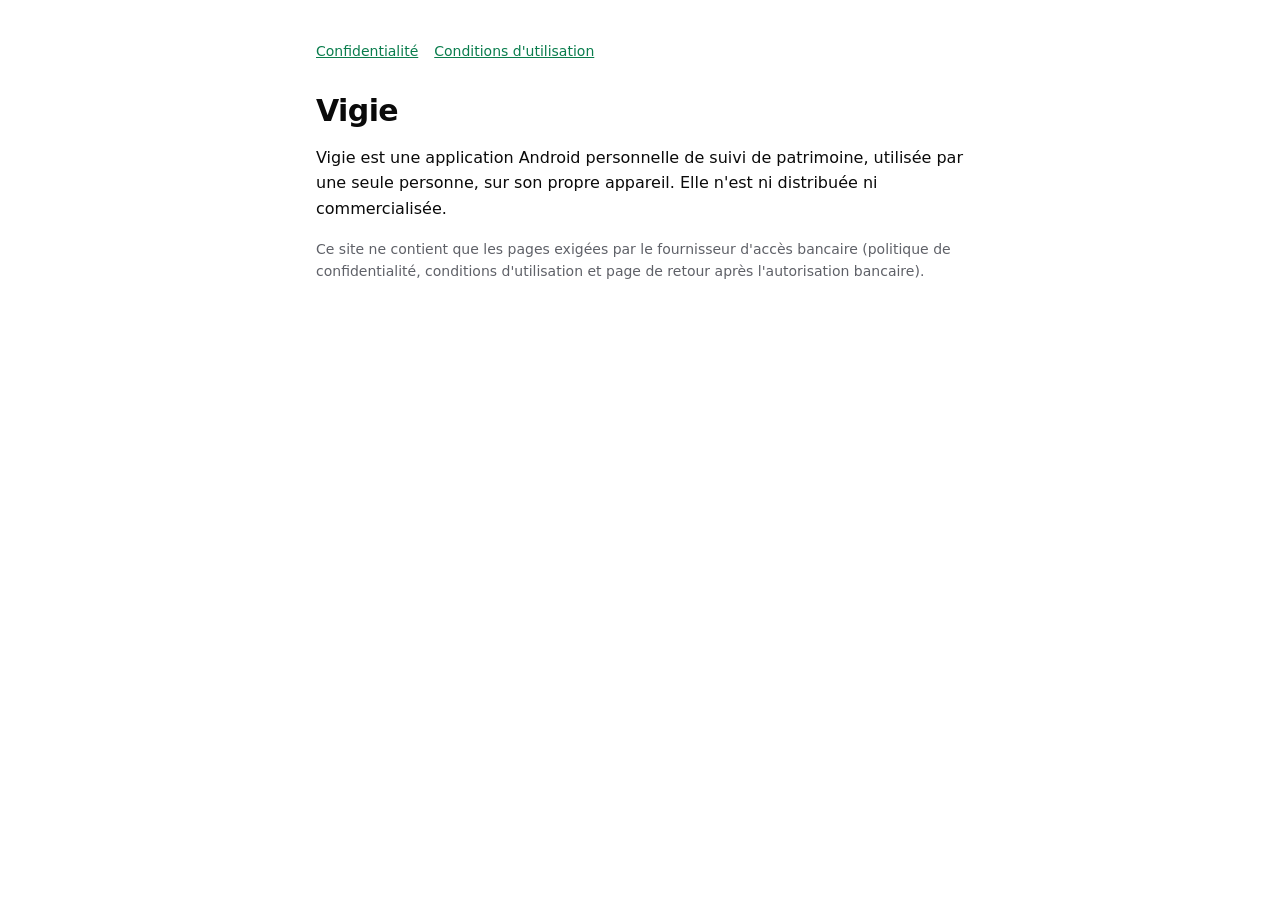
<file: index.html>
<!doctype html>
<html lang="fr">
<head>
<meta charset="utf-8">
<meta name="viewport" content="width=device-width, initial-scale=1">
<meta name="robots" content="noindex">
<title>Vigie</title>
<link rel="stylesheet" href="style.css">
</head>
<body>
<main>
<nav><a href="confidentialite.html">Confidentialité</a><a href="conditions.html">Conditions d'utilisation</a></nav>
<h1>Vigie</h1>
<p>Vigie est une application Android personnelle de suivi de patrimoine, utilisée par une seule personne, sur son propre appareil. Elle n'est ni distribuée ni commercialisée.</p>
<p class="muted">Ce site ne contient que les pages exigées par le fournisseur d'accès bancaire (politique de confidentialité, conditions d'utilisation et page de retour après l'autorisation bancaire).</p>
</main>
</body>
</html>
</file>
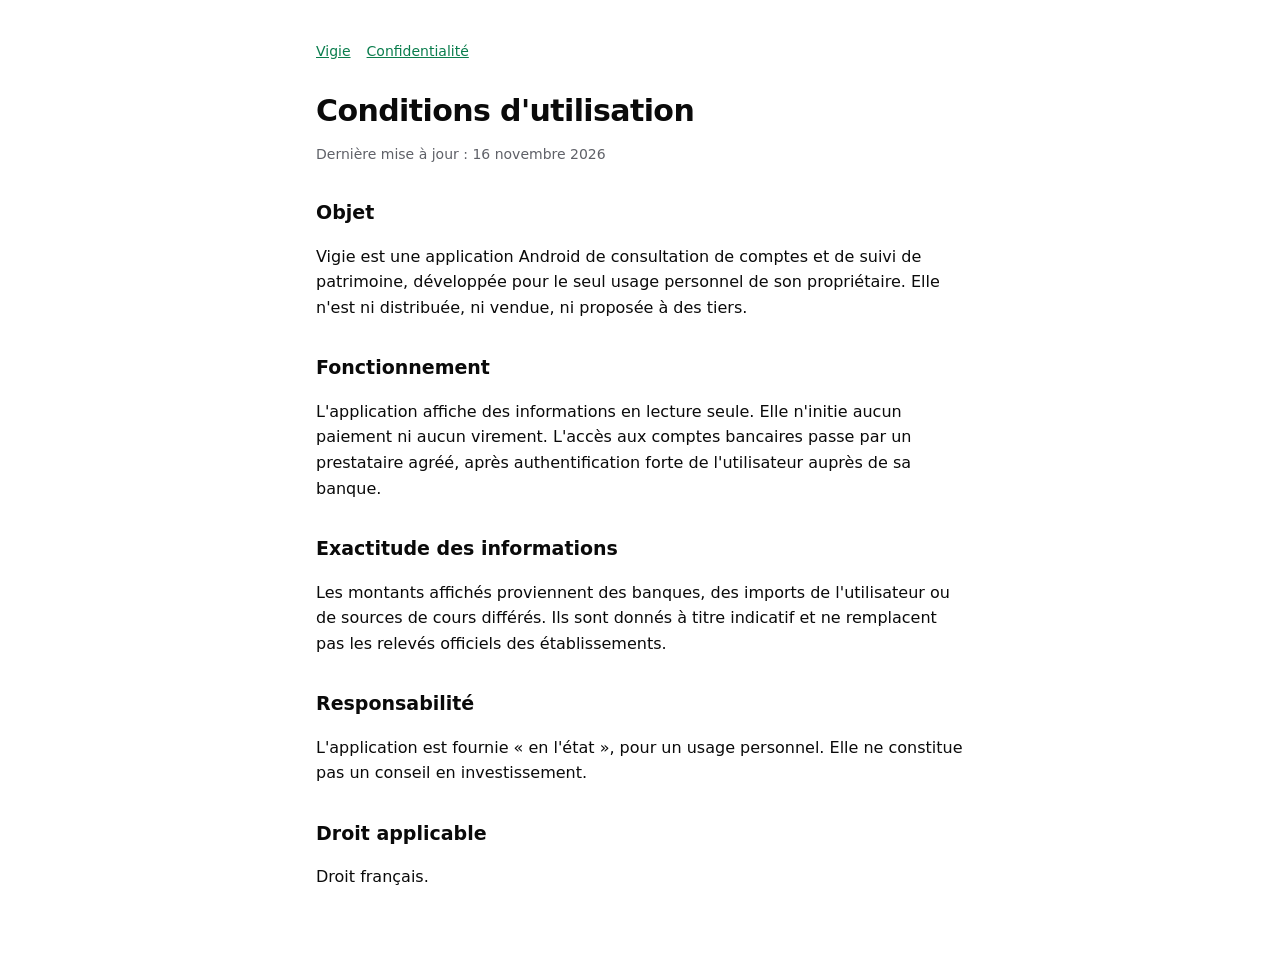
<file: conditions.html>
<!doctype html>
<html lang="fr">
<head>
<meta charset="utf-8">
<meta name="viewport" content="width=device-width, initial-scale=1">
<meta name="robots" content="noindex">
<title>Vigie · Conditions d'utilisation</title>
<link rel="stylesheet" href="style.css">
</head>
<body>
<main>
<nav><a href="index.html">Vigie</a><a href="confidentialite.html">Confidentialité</a></nav>
<h1>Conditions d'utilisation</h1>
<p class="muted">Dernière mise à jour : 16 novembre 2026</p>

<h2>Objet</h2>
<p>Vigie est une application Android de consultation de comptes et de suivi de patrimoine, développée pour le seul usage personnel de son propriétaire. Elle n'est ni distribuée, ni vendue, ni proposée à des tiers.</p>

<h2>Fonctionnement</h2>
<p>L'application affiche des informations en lecture seule. Elle n'initie aucun paiement ni aucun virement. L'accès aux comptes bancaires passe par un prestataire agréé, après authentification forte de l'utilisateur auprès de sa banque.</p>

<h2>Exactitude des informations</h2>
<p>Les montants affichés proviennent des banques, des imports de l'utilisateur ou de sources de cours différés. Ils sont donnés à titre indicatif et ne remplacent pas les relevés officiels des établissements.</p>

<h2>Responsabilité</h2>
<p>L'application est fournie « en l'état », pour un usage personnel. Elle ne constitue pas un conseil en investissement.</p>

<h2>Droit applicable</h2>
<p>Droit français.</p>
</main>
</body>
</html>
</file>
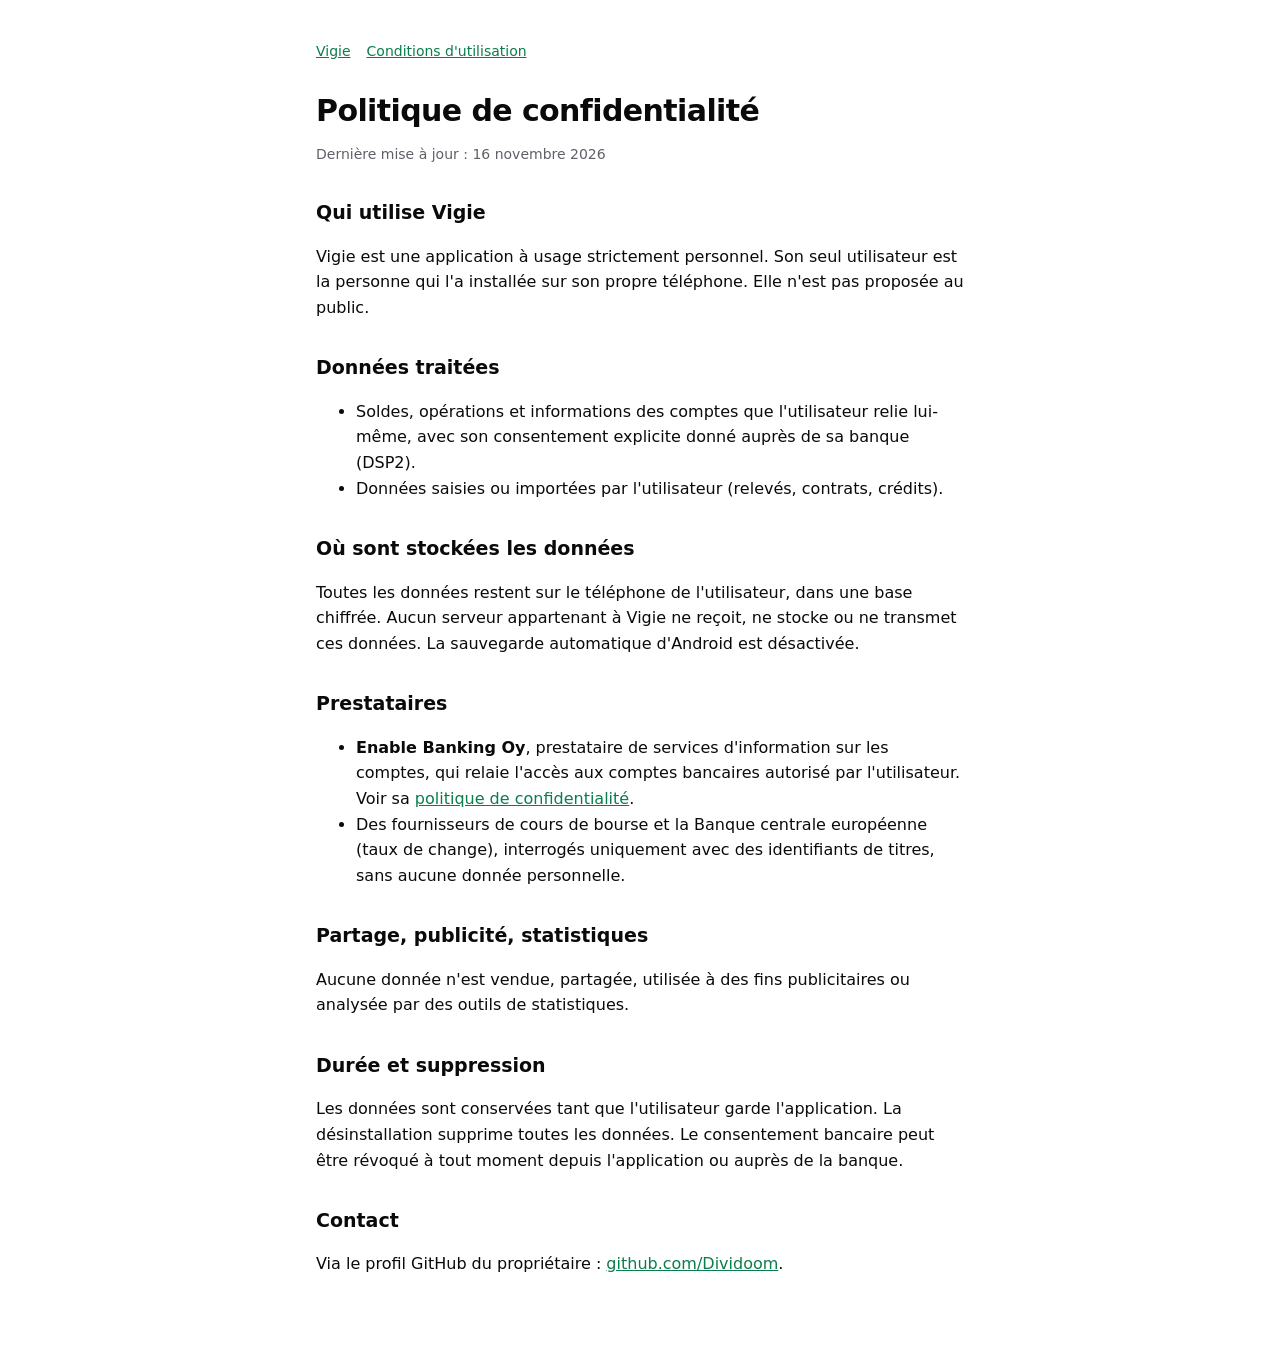
<file: confidentialite.html>
<!doctype html>
<html lang="fr">
<head>
<meta charset="utf-8">
<meta name="viewport" content="width=device-width, initial-scale=1">
<meta name="robots" content="noindex">
<title>Vigie · Politique de confidentialité</title>
<link rel="stylesheet" href="style.css">
</head>
<body>
<main>
<nav><a href="index.html">Vigie</a><a href="conditions.html">Conditions d'utilisation</a></nav>
<h1>Politique de confidentialité</h1>
<p class="muted">Dernière mise à jour : 16 novembre 2026</p>

<h2>Qui utilise Vigie</h2>
<p>Vigie est une application à usage strictement personnel. Son seul utilisateur est la personne qui l'a installée sur son propre téléphone. Elle n'est pas proposée au public.</p>

<h2>Données traitées</h2>
<ul>
<li>Soldes, opérations et informations des comptes que l'utilisateur relie lui-même, avec son consentement explicite donné auprès de sa banque (DSP2).</li>
<li>Données saisies ou importées par l'utilisateur (relevés, contrats, crédits).</li>
</ul>

<h2>Où sont stockées les données</h2>
<p>Toutes les données restent sur le téléphone de l'utilisateur, dans une base chiffrée. Aucun serveur appartenant à Vigie ne reçoit, ne stocke ou ne transmet ces données. La sauvegarde automatique d'Android est désactivée.</p>

<h2>Prestataires</h2>
<ul>
<li><strong>Enable Banking Oy</strong>, prestataire de services d'information sur les comptes, qui relaie l'accès aux comptes bancaires autorisé par l'utilisateur. Voir sa <a href="https://enablebanking.com/privacy">politique de confidentialité</a>.</li>
<li>Des fournisseurs de cours de bourse et la Banque centrale européenne (taux de change), interrogés uniquement avec des identifiants de titres, sans aucune donnée personnelle.</li>
</ul>

<h2>Partage, publicité, statistiques</h2>
<p>Aucune donnée n'est vendue, partagée, utilisée à des fins publicitaires ou analysée par des outils de statistiques.</p>

<h2>Durée et suppression</h2>
<p>Les données sont conservées tant que l'utilisateur garde l'application. La désinstallation supprime toutes les données. Le consentement bancaire peut être révoqué à tout moment depuis l'application ou auprès de la banque.</p>

<h2>Contact</h2>
<p>Via le profil GitHub du propriétaire : <a href="https://github.com/Dividoom">github.com/Dividoom</a>.</p>
</main>
</body>
</html>
</file>
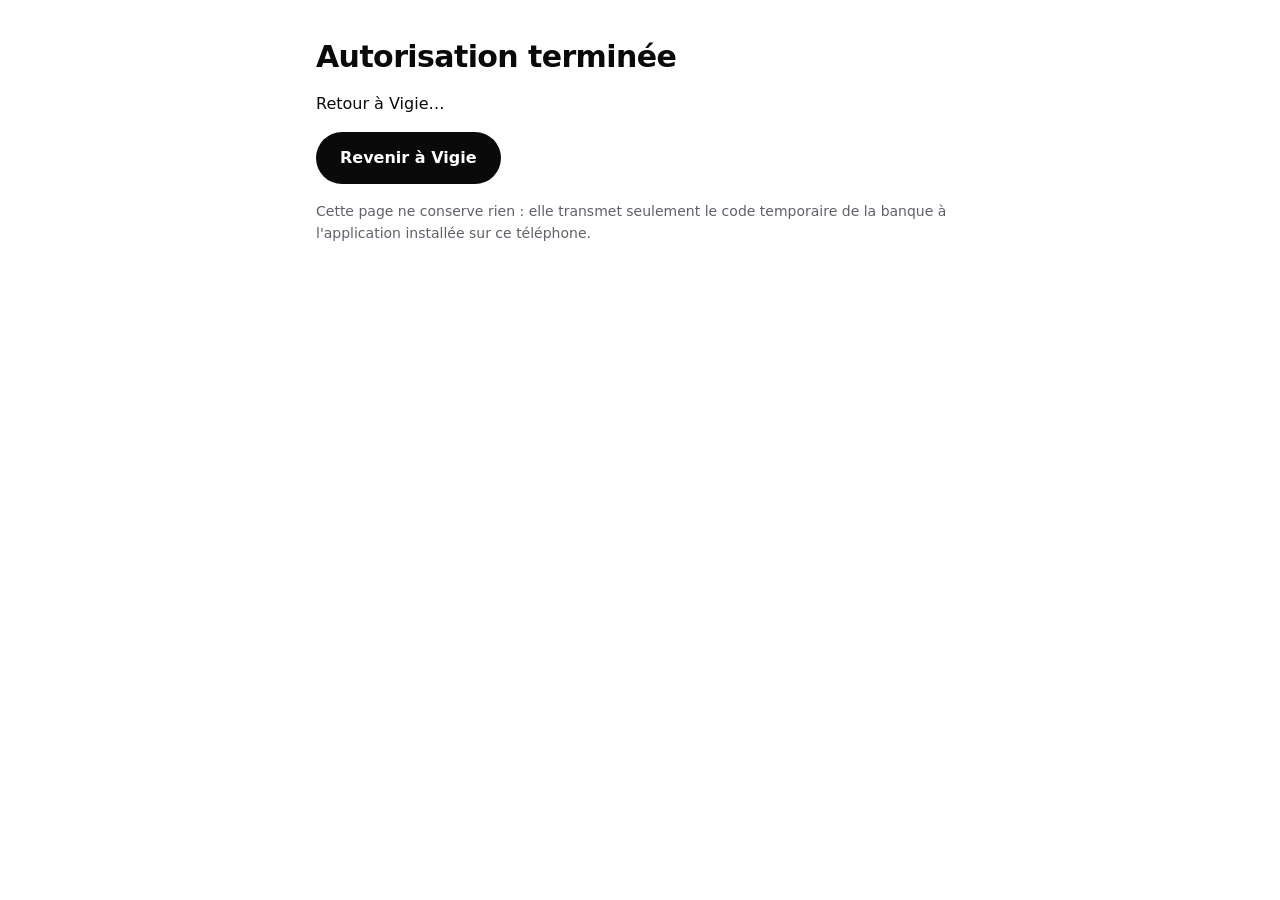
<file: retour.html>
<!doctype html>
<html lang="fr">
<head>
<meta charset="utf-8">
<meta name="viewport" content="width=device-width, initial-scale=1">
<meta name="robots" content="noindex">
<meta name="referrer" content="no-referrer">
<title>Vigie · Retour à l'application</title>
<link rel="stylesheet" href="style.css">
</head>
<body>
<main>
<h1>Autorisation terminée</h1>
<p id="msg">Retour à Vigie…</p>
<p><a id="back" class="btn" href="#">Revenir à Vigie</a></p>
<p class="muted">Cette page ne conserve rien : elle transmet seulement le code temporaire de la banque à l'application installée sur ce téléphone.</p>
</main>
<script>
(function () {
  var q = location.search || '';
  var params = new URLSearchParams(q);
  if (params.get('error')) {
    document.getElementById('msg').textContent = "La banque a refusé ou annulé l'autorisation. Vous pouvez revenir à Vigie et réessayer.";
  }
  // Intent Android : ouvre Vigie (schéma vigie://auth) avec les paramètres reçus.
  var intent = 'intent://auth' + q + '#Intent;scheme=vigie;package=io.github.dividoom.vigie;end';
  var link = document.getElementById('back');
  link.href = intent;
  // Efface les paramètres de l'historique du navigateur.
  try { history.replaceState(null, '', location.pathname); } catch (e) {}
  setTimeout(function () { location.replace(intent); }, 150);
})();
</script>
</body>
</html>
</file>
<file: style.css>
:root{--bg:#ffffff;--fg:#0a0a0a;--muted:#5f6168;--line:#ececee;--accent:#0a7d4d;color-scheme:light}
@media (prefers-color-scheme: dark){:root{--bg:#000000;--fg:#ffffff;--muted:#9a9aa0;--line:#232326;--accent:#2fd08a;color-scheme:dark}}
*{box-sizing:border-box}
body{margin:0;background:var(--bg);color:var(--fg);font:16px/1.6 Inter,system-ui,-apple-system,"Segoe UI",sans-serif}
main{max-width:680px;margin:0 auto;padding:40px max(16px,env(safe-area-inset-left)) 64px}
h1{font-size:30px;line-height:1.15;letter-spacing:-.02em;margin:0 0 8px}
h2{font-size:19px;margin:32px 0 8px}
p,li{color:var(--fg)}
.muted{color:var(--muted);font-size:14px}
a{color:var(--accent)}
nav{display:flex;gap:16px;flex-wrap:wrap;font-size:14px;margin-bottom:32px}
.btn{display:inline-flex;align-items:center;justify-content:center;height:52px;padding:0 24px;border-radius:26px;background:var(--fg);color:var(--bg);font-weight:600;text-decoration:none}
</file>
